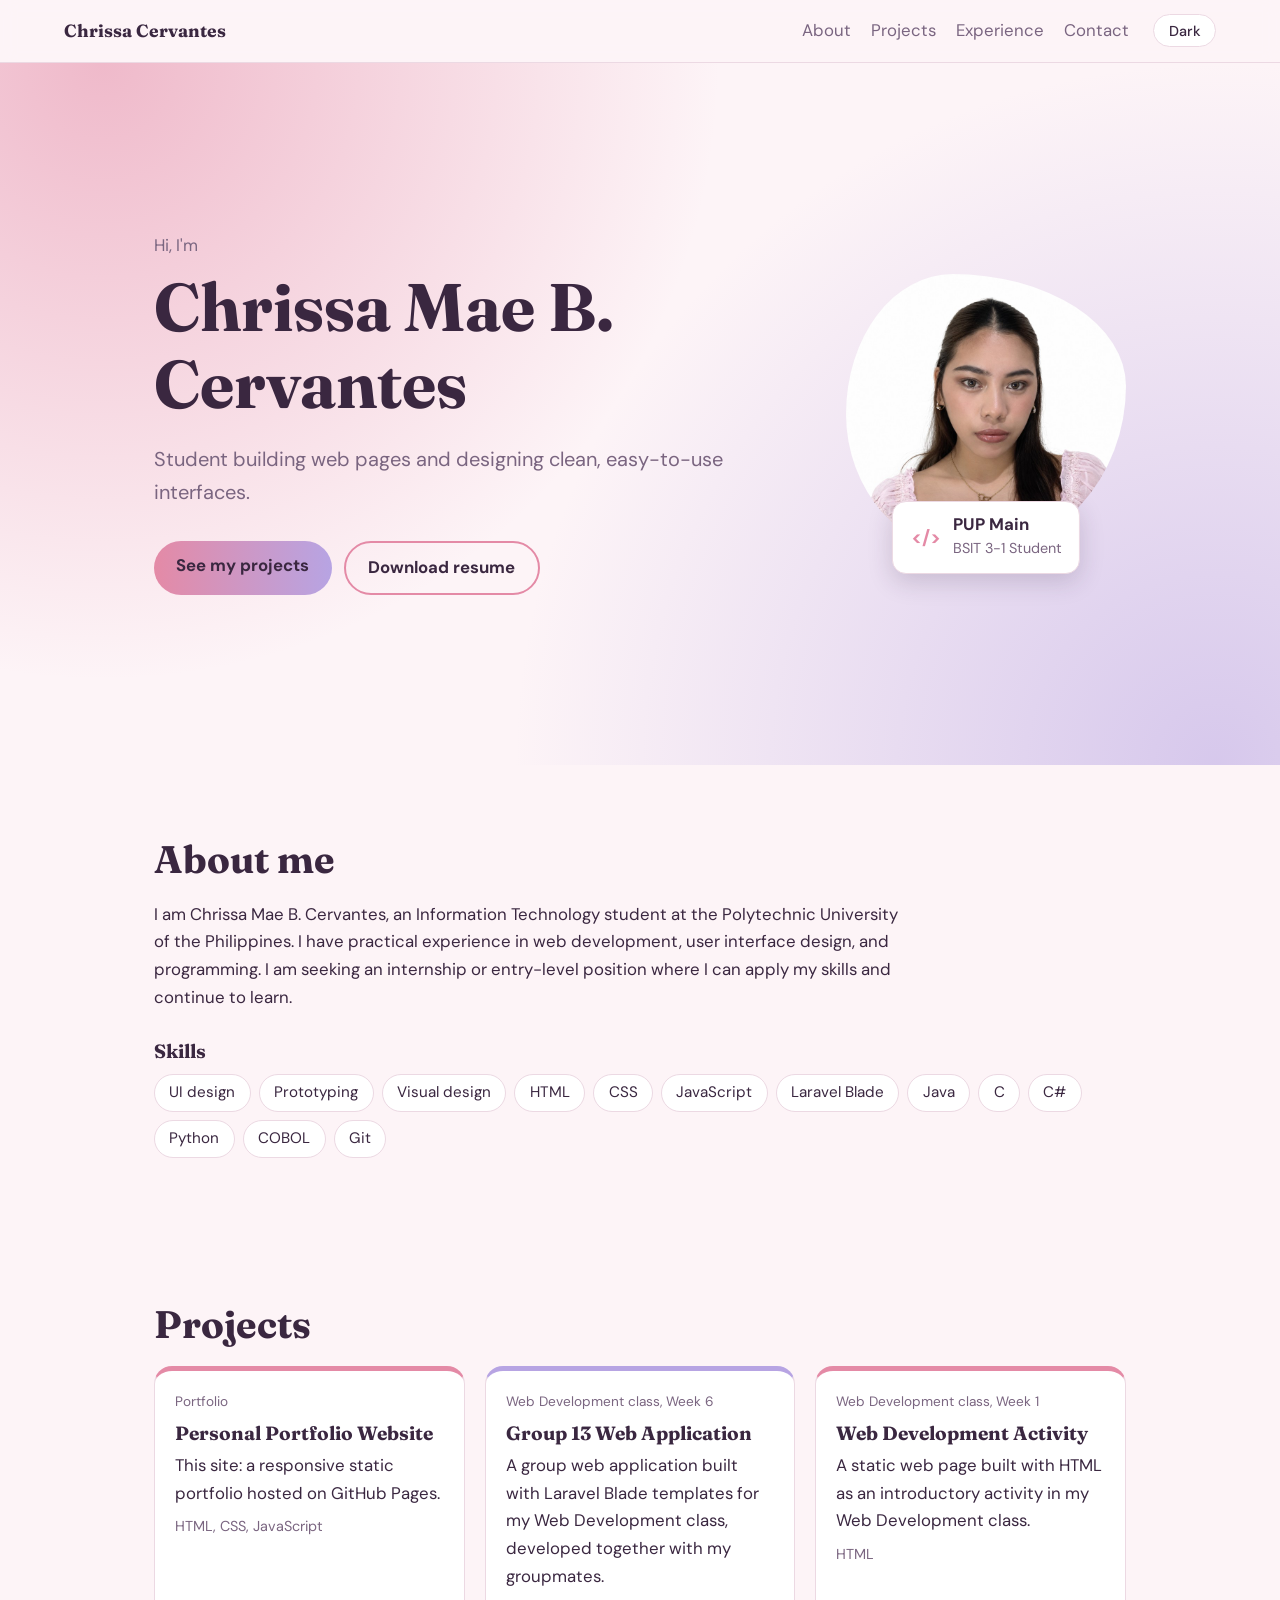
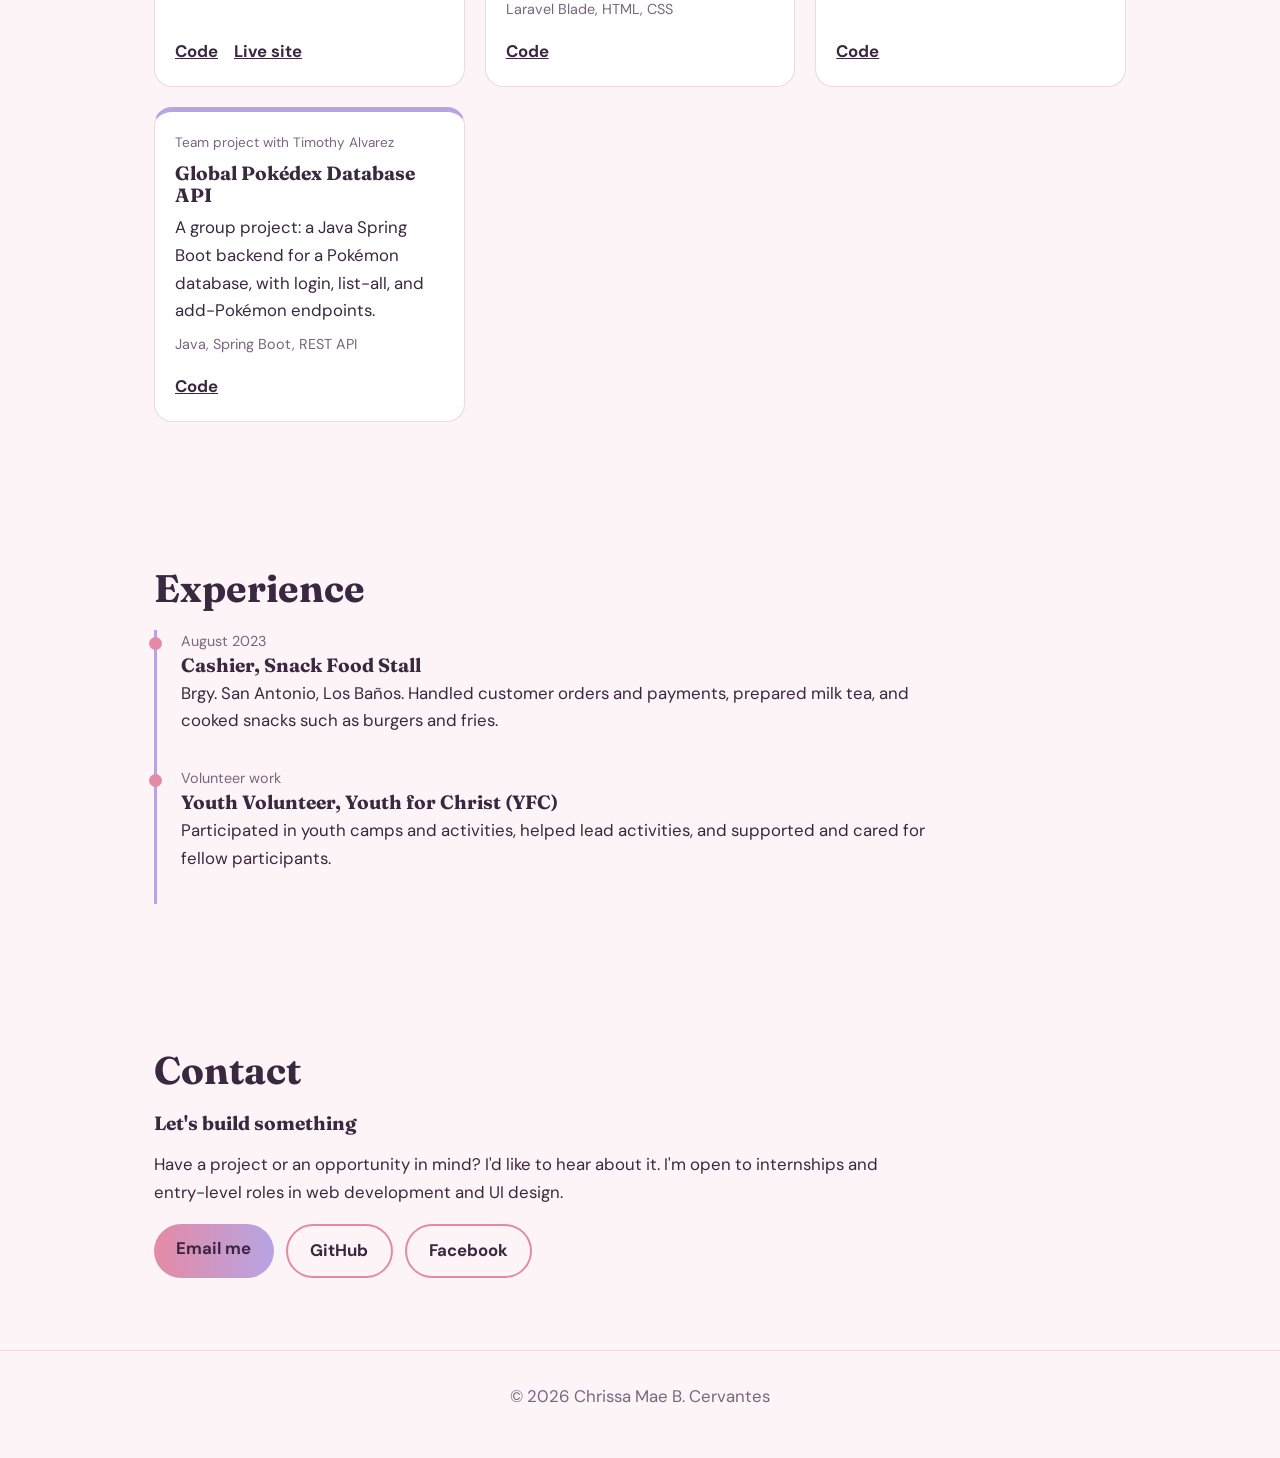
<file: index.html>
<!DOCTYPE html>
<html lang="en">
<head>
  <meta charset="UTF-8">
  <meta name="viewport" content="width=device-width, initial-scale=1">
  <title>Cervantes, Chrissa Mae | Portfolio</title>
  <link rel="preconnect" href="https://fonts.googleapis.com">
  <link rel="preconnect" href="https://fonts.gstatic.com" crossorigin>
  <link href="https://fonts.googleapis.com/css2?family=Fraunces:opsz,wght@9..144,500;9..144,700&family=DM+Sans:wght@400;500;700&display=swap" rel="stylesheet">
  <link rel="stylesheet" href="style.css">
</head>
<body>
  <header class="top">
    <a class="brand" href="#top">Chrissa Cervantes</a>
    <nav aria-label="Sections">
      <a href="#about">About</a>
      <a href="#projects">Projects</a>
      <a href="#experience">Experience</a>
      <a href="#contact">Contact</a>
    </nav>
    <button id="theme" type="button" aria-label="Switch light or dark theme">Dark</button>
  </header>

  <main id="top">
    <section class="hero">
      <div class="hero-text">
        <p class="hello">Hi, I'm</p>
        <h1>Chrissa Mae B. Cervantes</h1>
        <p class="lead">Student building web pages and designing clean, easy-to-use interfaces.</p>
        <div class="actions">
          <a class="btn" href="#projects">See my projects</a>
          <a class="btn ghost" href="resume.pdf">Download resume</a>
        </div>
      </div>
      <div class="avatar-wrap">
        <div class="avatar">
          <!-- Put your photo in the repo as photo.jpg. Until then, initials show. -->
          <img src="photo.jpg" alt="Photo of Chrissa" onerror="this.replaceWith(Object.assign(document.createElement('span'),{textContent:'CM'}))">
        </div>
        <div class="badge">
          <span class="badge-icon" aria-hidden="true">&lt;/&gt;</span>
          <div>
            <strong>PUP Main</strong>
            <span>BSIT 3-1 Student</span>
          </div>
        </div>
      </div>
    </section>

    <section id="about">
      <h2>About me</h2>
      <p>I am Chrissa Mae B. Cervantes, an Information Technology student at the Polytechnic University of the Philippines. I have practical experience in web development, user interface design, and programming. I am seeking an internship or entry-level position where I can apply my skills and continue to learn.</p>
      <h3>Skills</h3>
      <ul class="pills">
        <li>UI design</li><li>Prototyping</li><li>Visual design</li>
        <li>HTML</li><li>CSS</li><li>JavaScript</li><li>Laravel Blade</li>
        <li>Java</li><li>C</li><li>C#</li><li>Python</li><li>COBOL</li><li>Git</li>
      </ul>
    </section>

    <section id="projects">
      <h2>Projects</h2>
      <div id="project-list" class="grid"></div>
    </section>

    <section id="experience">
      <h2>Experience</h2>
      <ol class="timeline">
        <li>
          <p class="when">August 2023</p>
          <h3>Cashier, Snack Food Stall</h3>
          <p>Brgy. San Antonio, Los Baños. Handled customer orders and payments, prepared milk tea, and cooked snacks such as burgers and fries.</p>
        </li>
        <li>
          <p class="when">Volunteer work</p>
          <h3>Youth Volunteer, Youth for Christ (YFC)</h3>
          <p>Participated in youth camps and activities, helped lead activities, and supported and cared for fellow participants.</p>
        </li>
      </ol>
    </section>

    <section id="contact">
      <h2>Contact</h2>
      <h3 class="build">Let's build something</h3>
      <p>Have a project or an opportunity in mind? I'd like to hear about it. I'm open to internships and entry-level roles in web development and UI design.</p>
      <div class="actions">
        <a class="btn" href="mailto:Cervanteschrissa@gmail.com">Email me</a>
        <a class="btn ghost" href="https://github.com/cervanteschrissa-ship-it">GitHub</a>
        <a class="btn ghost" href="https://www.facebook.com/issssssyy">Facebook</a>
      </div>
    </section>
  </main>

  <footer>© <span id="year"></span> Chrissa Mae B. Cervantes</footer>
  <script src="script.js"></script>
</body>
</html>
</file>
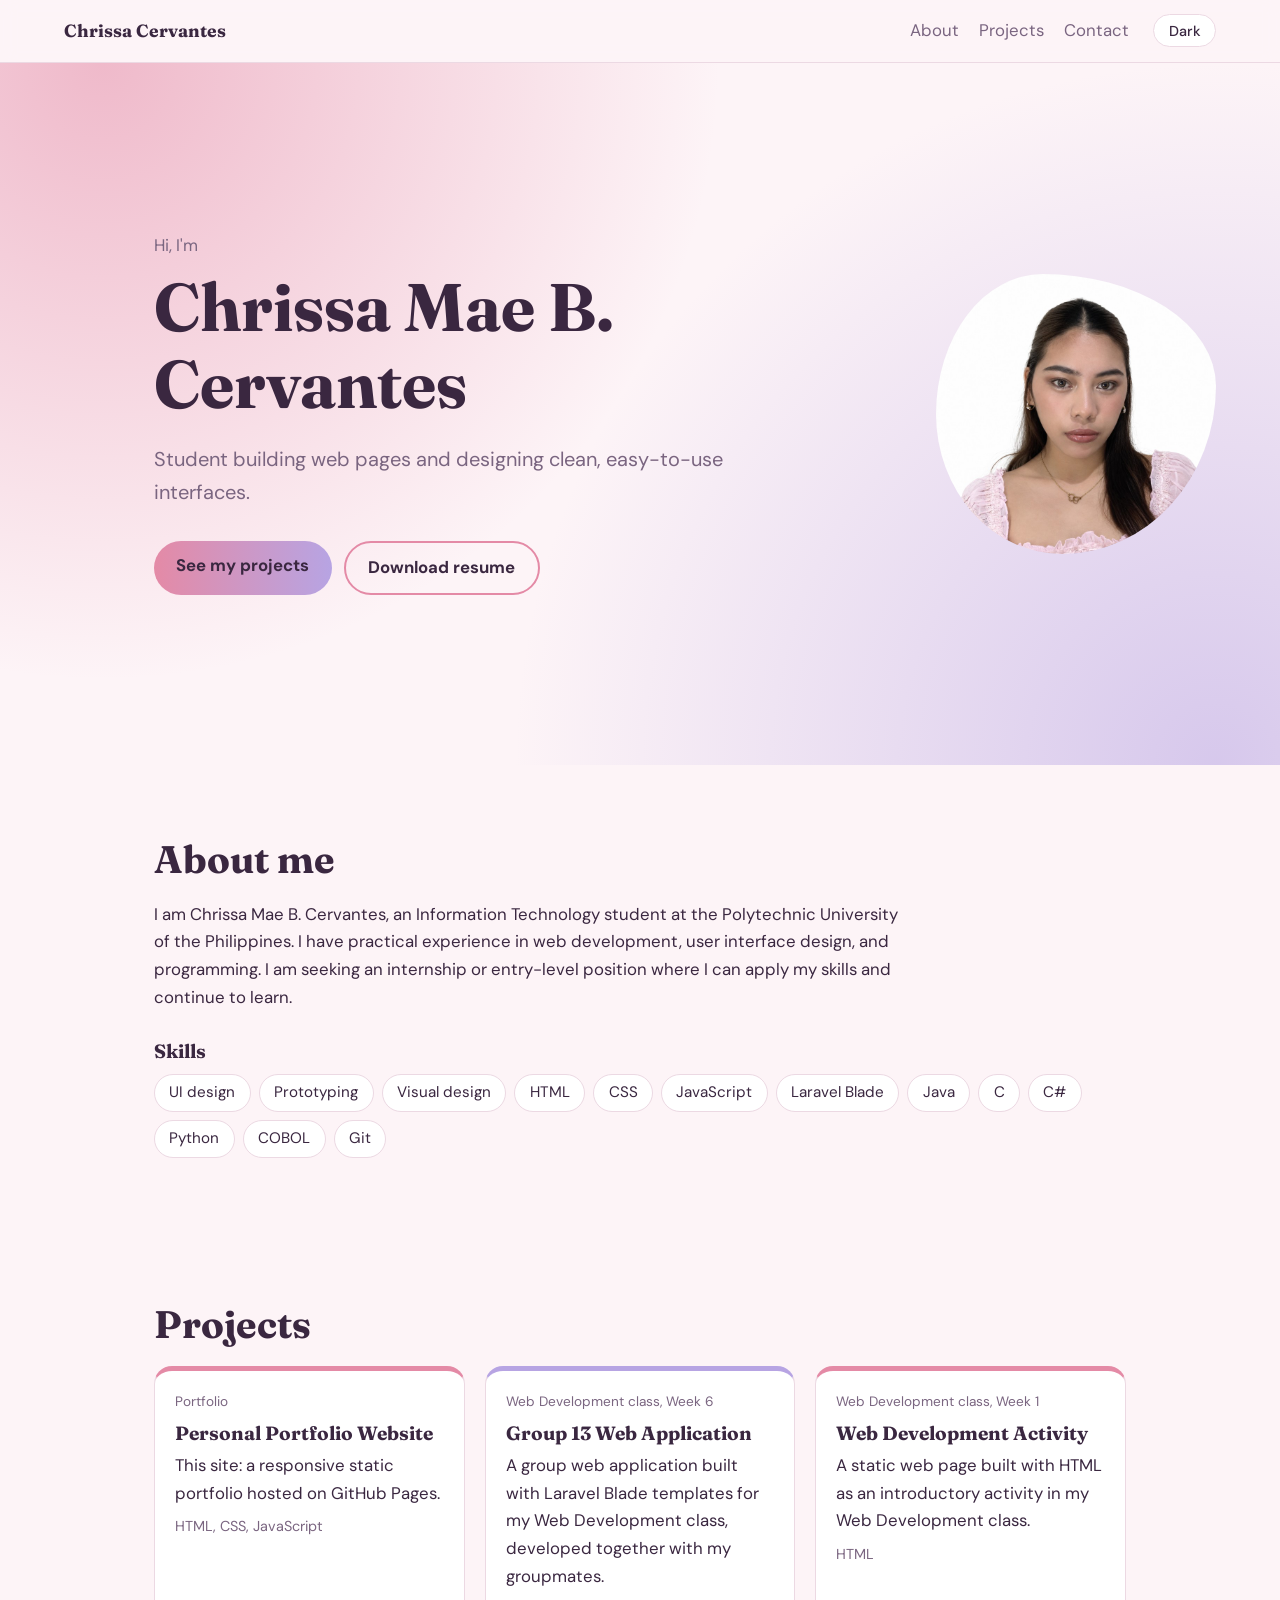
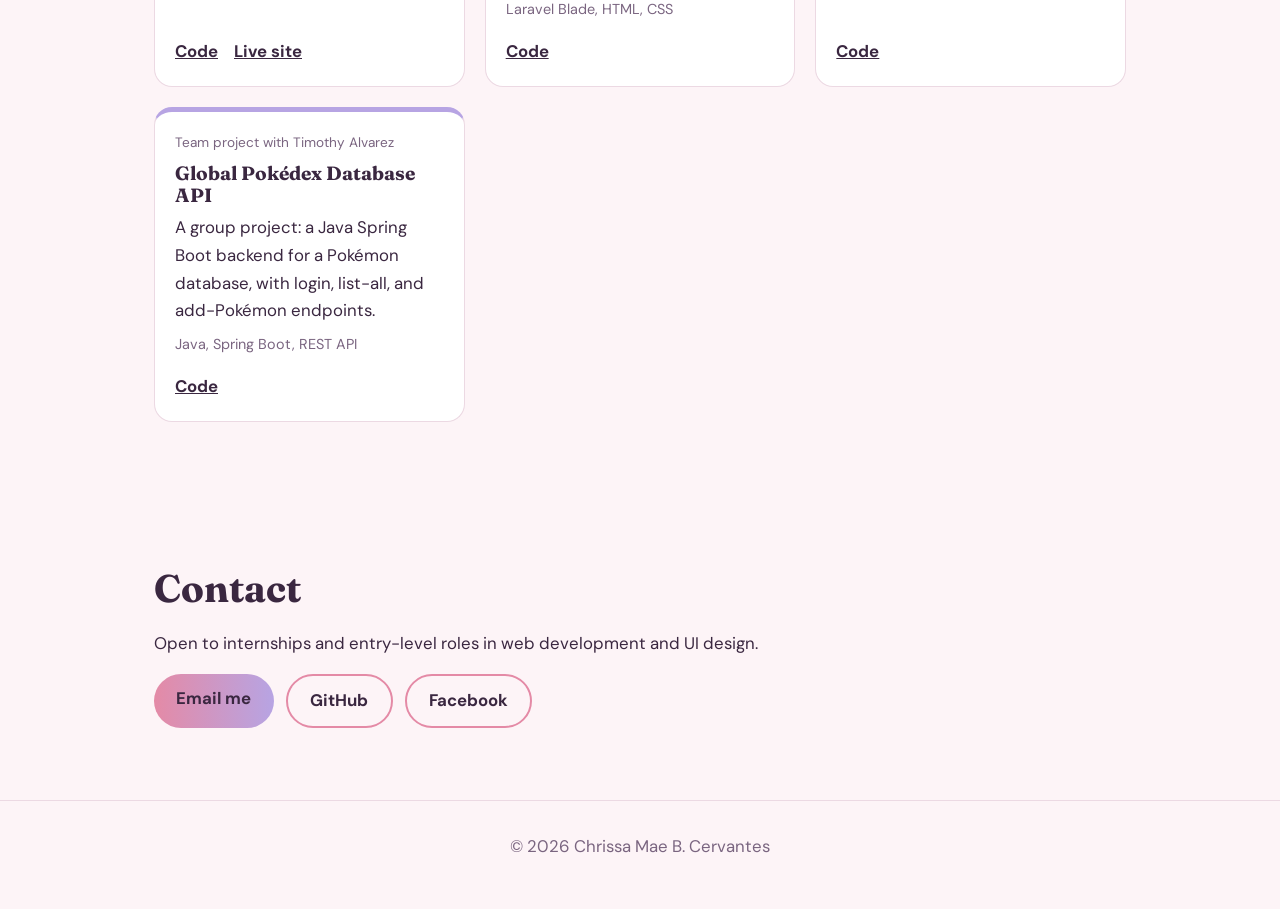
<file: index (1).html>
<!DOCTYPE html>
<html lang="en">
<head>
  <meta charset="UTF-8">
  <meta name="viewport" content="width=device-width, initial-scale=1">
  <title>Chrissa Mae B. Cervantes | Portfolio</title>
  <meta name="description" content="Portfolio of Chrissa Mae B. Cervantes. Web development and UI design projects.">
  <link rel="preconnect" href="https://fonts.googleapis.com">
  <link rel="preconnect" href="https://fonts.gstatic.com" crossorigin>
  <link href="https://fonts.googleapis.com/css2?family=Fraunces:opsz,wght@9..144,500;9..144,700&family=DM+Sans:wght@400;500;700&display=swap" rel="stylesheet">
  <link rel="stylesheet" href="style.css">
</head>
<body>
  <header class="top">
    <a class="brand" href="#top">Chrissa Cervantes</a>
    <nav aria-label="Sections">
      <a href="#about">About</a>
      <a href="#projects">Projects</a>
      <a href="#contact">Contact</a>
    </nav>
    <button id="theme" type="button" aria-label="Switch light or dark theme">Dark</button>
  </header>

  <main id="top">
    <section class="hero">
      <div class="hero-text">
        <p class="hello">Hi, I'm</p>
        <h1>Chrissa Mae B. Cervantes</h1>
        <p class="lead">Student building web pages and designing clean, easy-to-use interfaces.</p>
        <div class="actions">
          <a class="btn" href="#projects">See my projects</a>
          <a class="btn ghost" href="resume.pdf">Download resume</a>
        </div>
      </div>
      <div class="avatar">
        <!-- Put your photo in the repo as photo.jpg. Until then, initials show. -->
        <img src="photo.jpg" alt="Photo of Chrissa" onerror="this.replaceWith(Object.assign(document.createElement('span'),{textContent:'CM'}))">
      </div>
    </section>

    <section id="about">
      <h2>About me</h2>
      <p>I am Chrissa Mae B. Cervantes, an Information Technology student at the Polytechnic University of the Philippines. I have practical experience in web development, user interface design, and programming. I am seeking an internship or entry-level position where I can apply my skills and continue to learn.</p>
      <h3>Skills</h3>
      <ul class="pills">
        <li>UI design</li><li>Prototyping</li><li>Visual design</li>
        <li>HTML</li><li>CSS</li><li>JavaScript</li><li>Laravel Blade</li>
        <li>Java</li><li>C</li><li>C#</li><li>Python</li><li>COBOL</li><li>Git</li>
      </ul>
    </section>

    <section id="projects">
      <h2>Projects</h2>
      <div id="project-list" class="grid"></div>
    </section>

    <section id="contact">
      <h2>Contact</h2>
      <p>Open to internships and entry-level roles in web development and UI design.</p>
      <div class="actions">
        <a class="btn" href="mailto:Cervanteschrissa@gmail.com">Email me</a>
        <a class="btn ghost" href="https://github.com/cervanteschrissa-ship-it">GitHub</a>
        <a class="btn ghost" href="https://www.facebook.com/issssssyy">Facebook</a>
      </div>
    </section>
  </main>

  <footer>© <span id="year"></span> Chrissa Mae B. Cervantes</footer>
  <script src="script.js"></script>
</body>
</html>
</file>
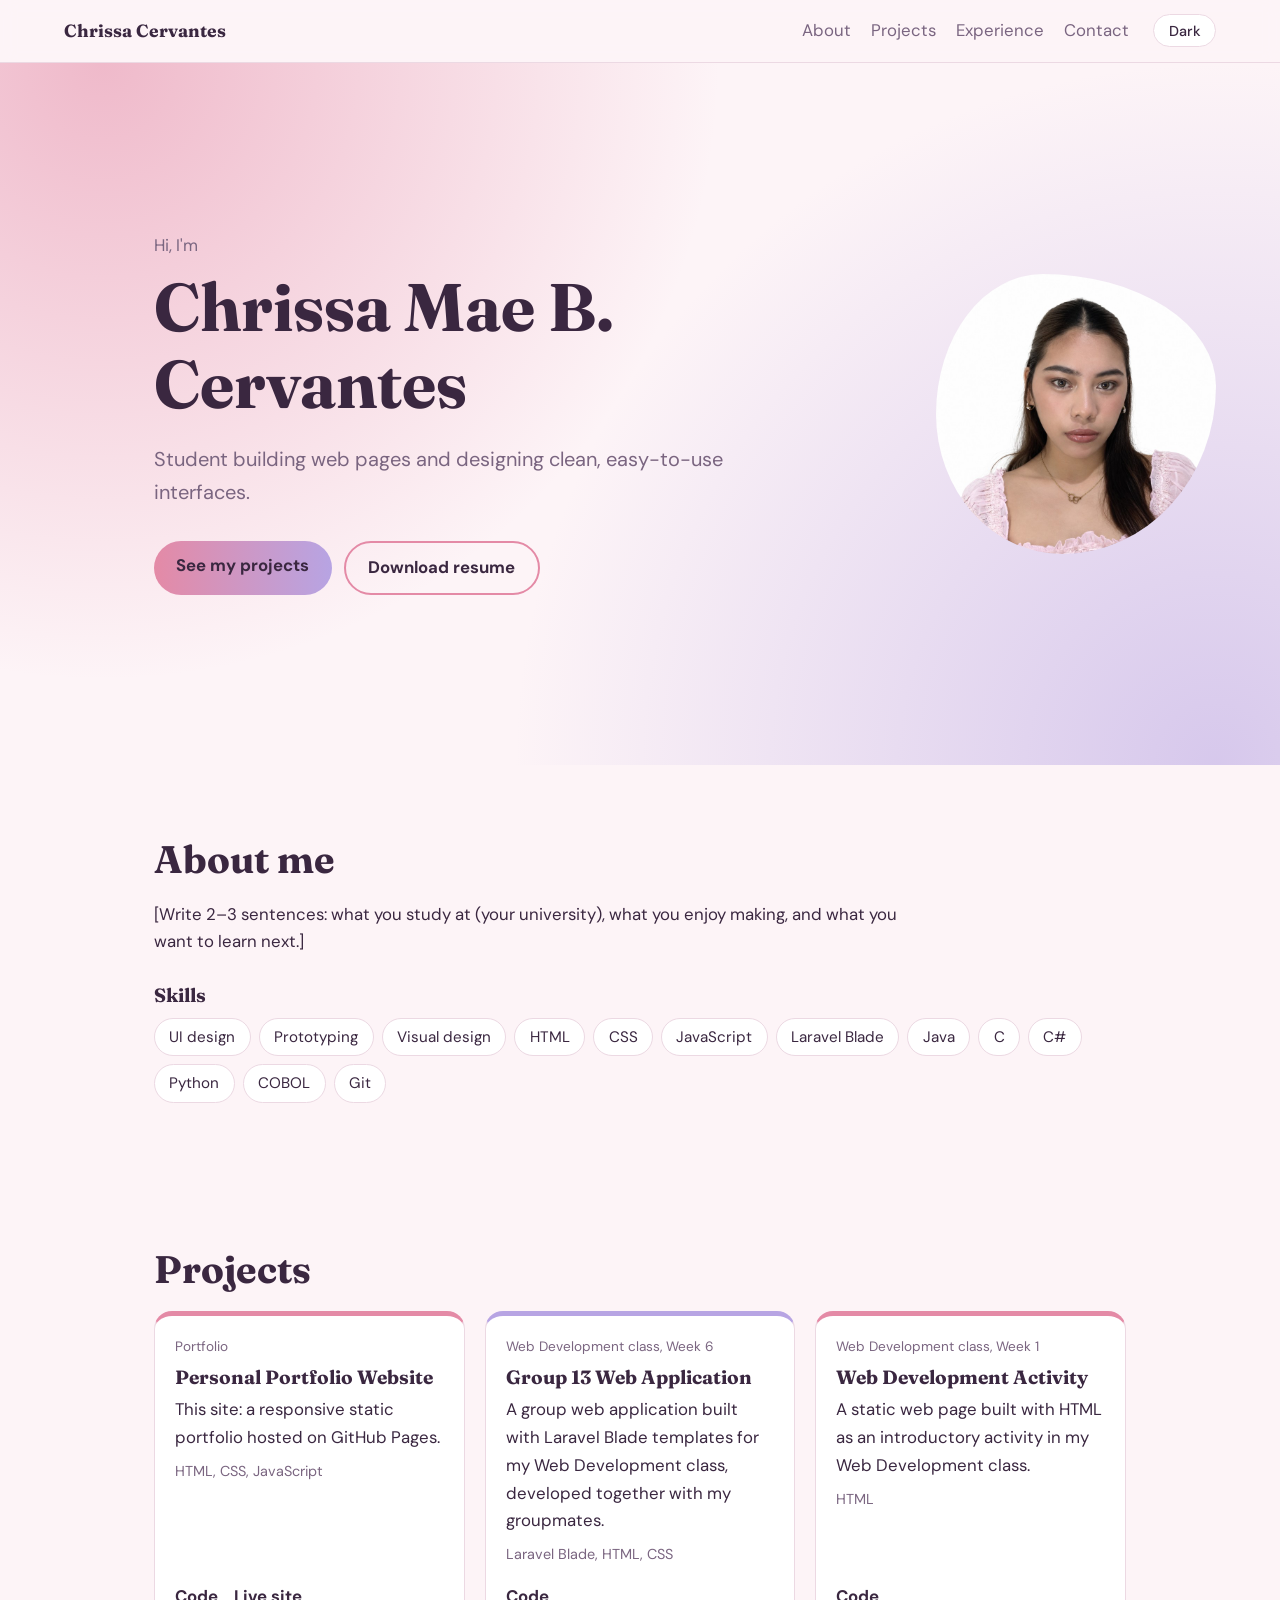
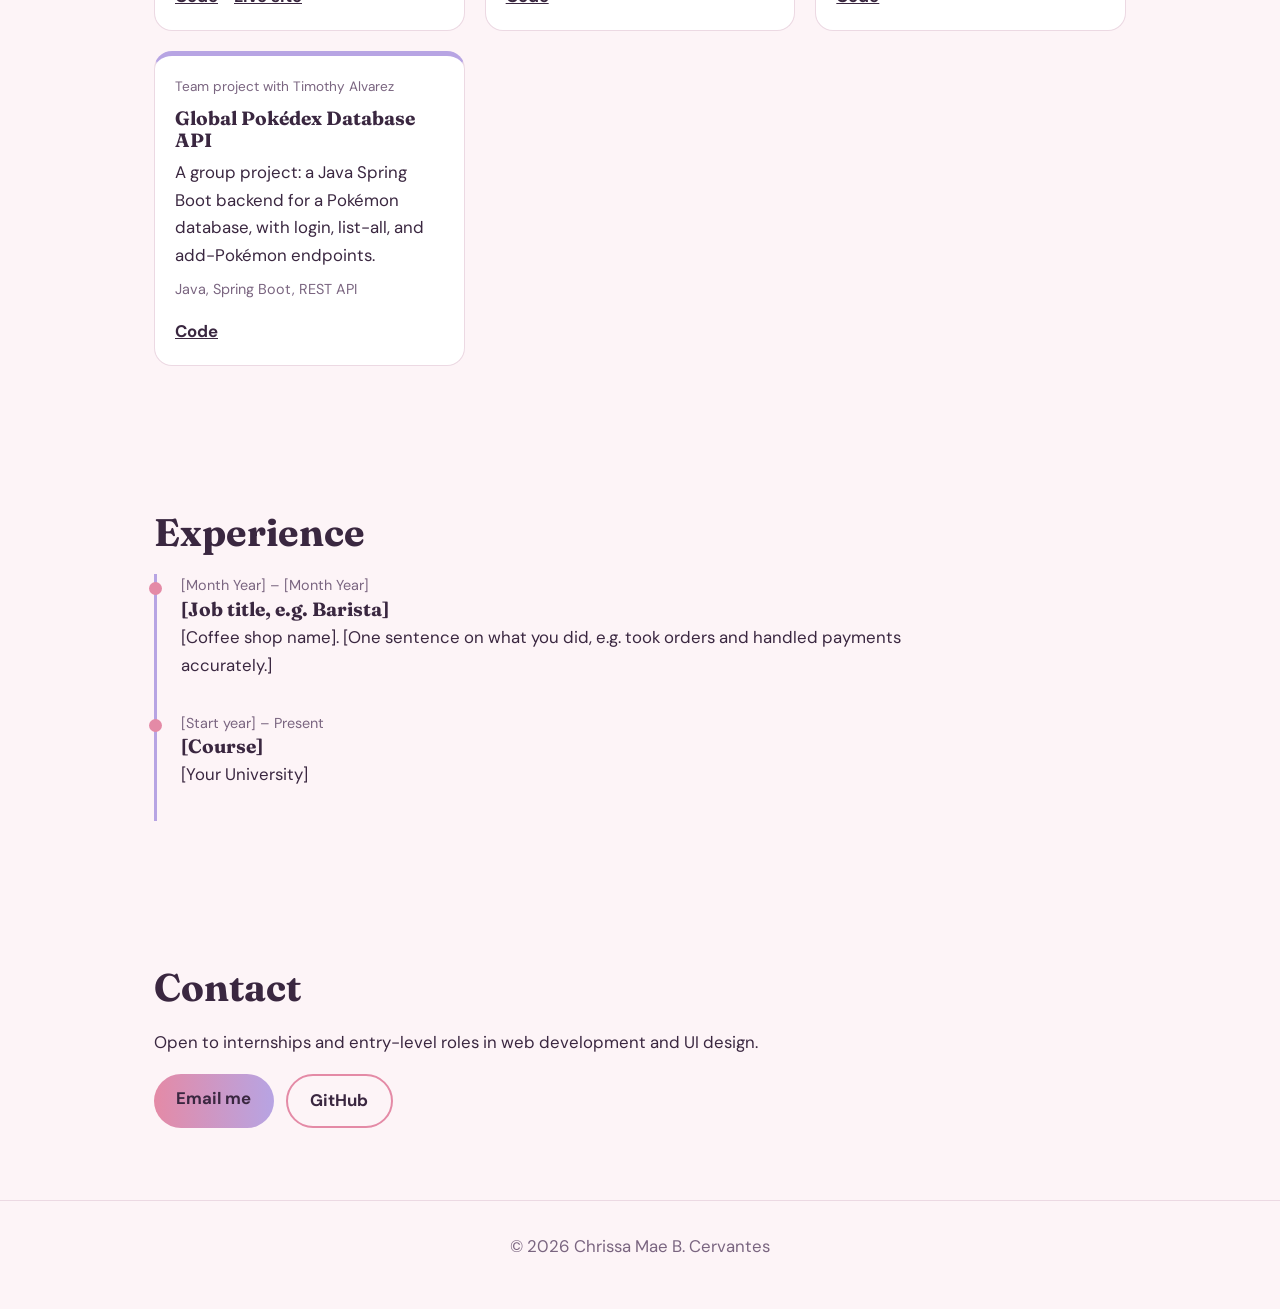
<file: index (2).html>
<!DOCTYPE html>
<html lang="en">
<head>
  <meta charset="UTF-8">
  <meta name="viewport" content="width=device-width, initial-scale=1">
  <title>Chrissa Mae B. Cervantes | Portfolio</title>
  <meta name="description" content="Portfolio of Chrissa Mae B. Cervantes. Web development and UI design projects.">
  <link rel="preconnect" href="https://fonts.googleapis.com">
  <link rel="preconnect" href="https://fonts.gstatic.com" crossorigin>
  <link href="https://fonts.googleapis.com/css2?family=Fraunces:opsz,wght@9..144,500;9..144,700&family=DM+Sans:wght@400;500;700&display=swap" rel="stylesheet">
  <link rel="stylesheet" href="style.css">
</head>
<body>
  <header class="top">
    <a class="brand" href="#top">Chrissa Cervantes</a>
    <nav aria-label="Sections">
      <a href="#about">About</a>
      <a href="#projects">Projects</a>
      <a href="#experience">Experience</a>
      <a href="#contact">Contact</a>
    </nav>
    <button id="theme" type="button" aria-label="Switch light or dark theme">Dark</button>
  </header>

  <main id="top">
    <section class="hero">
      <div class="hero-text">
        <p class="hello">Hi, I'm</p>
        <h1>Chrissa Mae B. Cervantes</h1>
        <p class="lead">Student building web pages and designing clean, easy-to-use interfaces.</p>
        <div class="actions">
          <a class="btn" href="#projects">See my projects</a>
          <a class="btn ghost" href="resume.pdf">Download resume</a>
        </div>
      </div>
      <div class="avatar">
        <!-- Put your photo in the repo as photo.jpg. Until then, initials show. -->
        <img src="photo.jpg" alt="Photo of Chrissa" onerror="this.replaceWith(Object.assign(document.createElement('span'),{textContent:'CM'}))">
      </div>
    </section>

    <section id="about">
      <h2>About me</h2>
      <p>[Write 2–3 sentences: what you study at (your university), what you enjoy making, and what you want to learn next.]</p>
      <h3>Skills</h3>
      <ul class="pills">
        <li>UI design</li><li>Prototyping</li><li>Visual design</li>
        <li>HTML</li><li>CSS</li><li>JavaScript</li><li>Laravel Blade</li>
        <li>Java</li><li>C</li><li>C#</li><li>Python</li><li>COBOL</li><li>Git</li>
      </ul>
    </section>

    <section id="projects">
      <h2>Projects</h2>
      <div id="project-list" class="grid"></div>
    </section>

    <section id="experience">
      <h2>Experience</h2>
      <ol class="timeline">
        <li>
          <p class="when">[Month Year] – [Month Year]</p>
          <h3>[Job title, e.g. Barista]</h3>
          <p>[Coffee shop name]. [One sentence on what you did, e.g. took orders and handled payments accurately.]</p>
        </li>
        <li>
          <p class="when">[Start year] – Present</p>
          <h3>[Course]</h3>
          <p>[Your University]</p>
        </li>
      </ol>
    </section>

    <section id="contact">
      <h2>Contact</h2>
      <p>Open to internships and entry-level roles in web development and UI design.</p>
      <div class="actions">
        <a class="btn" href="mailto:Cervanteschrissa@gmail.com">Email me</a>
        <a class="btn ghost" href="https://github.com/cervanteschrissa-ship-it">GitHub</a>
      </div>
    </section>
  </main>

  <footer>© <span id="year"></span> Chrissa Mae B. Cervantes</footer>
  <script src="script.js"></script>
</body>
</html>
</file>
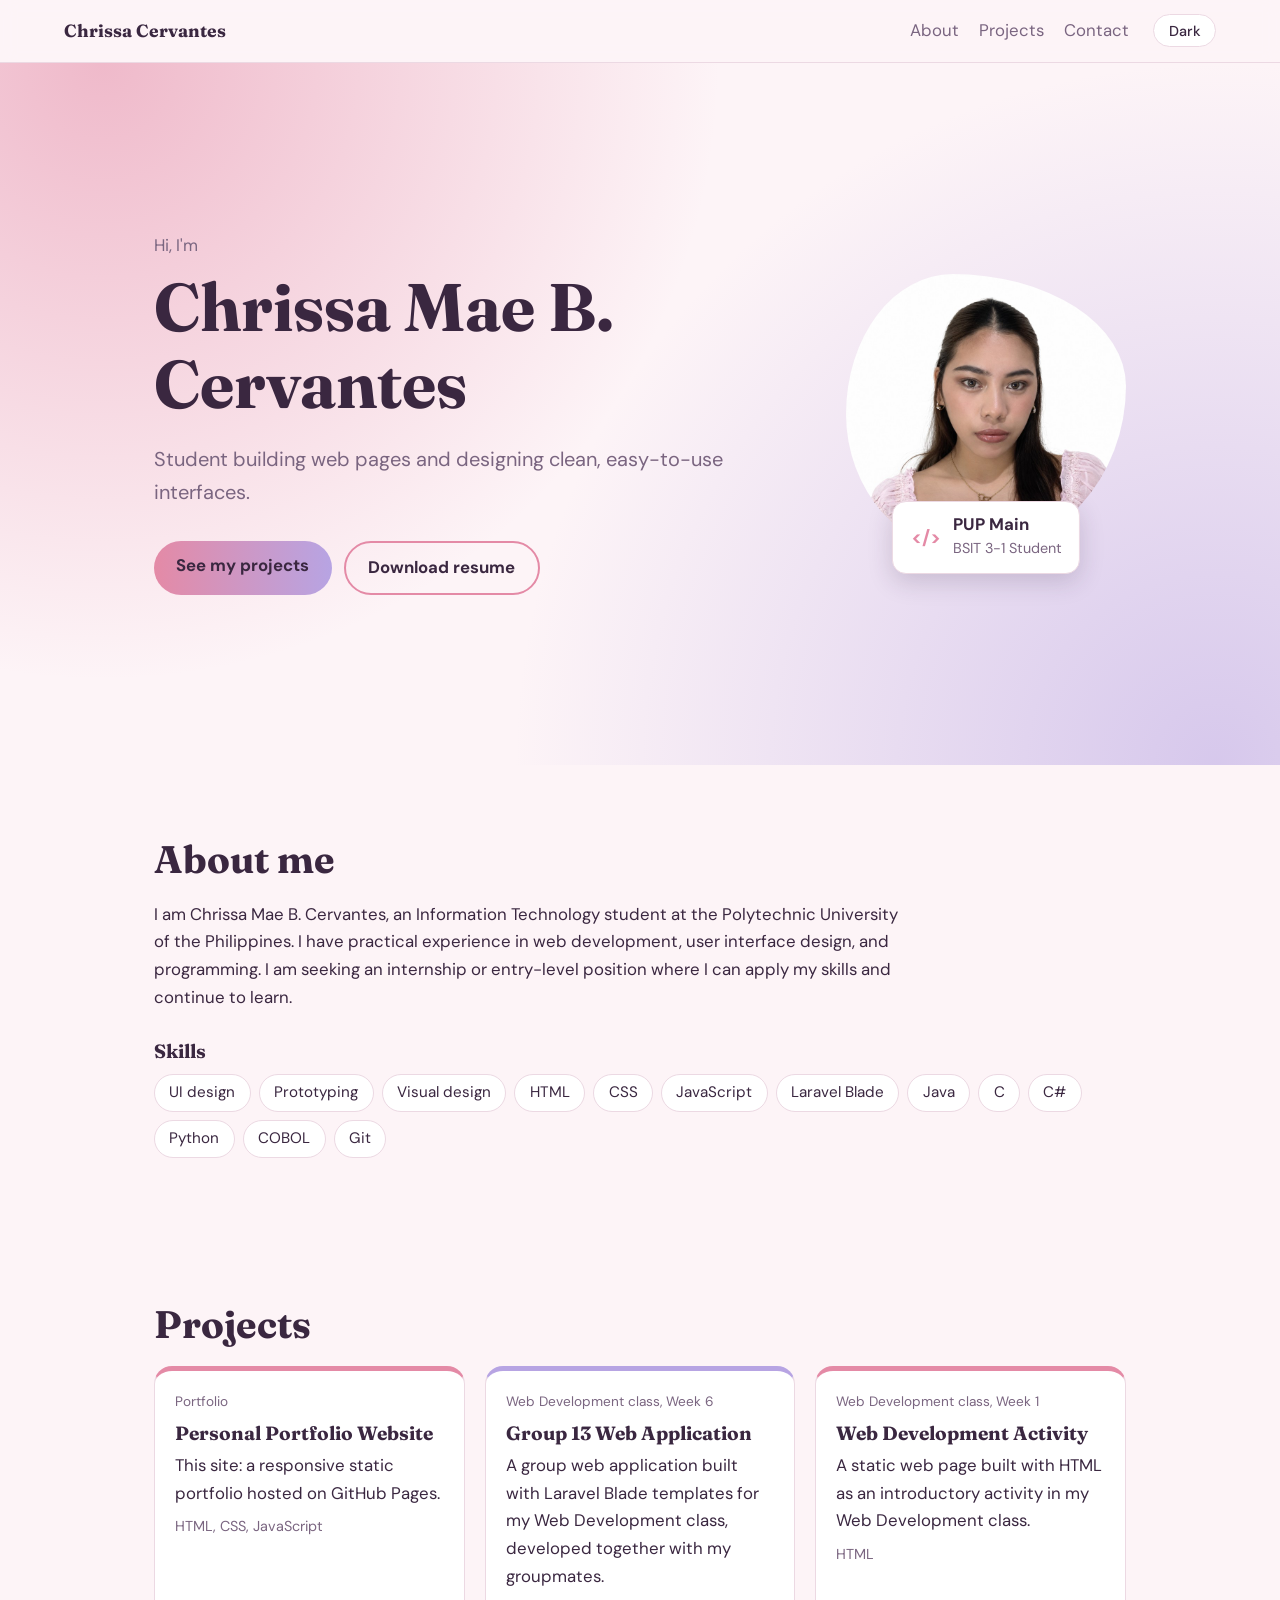
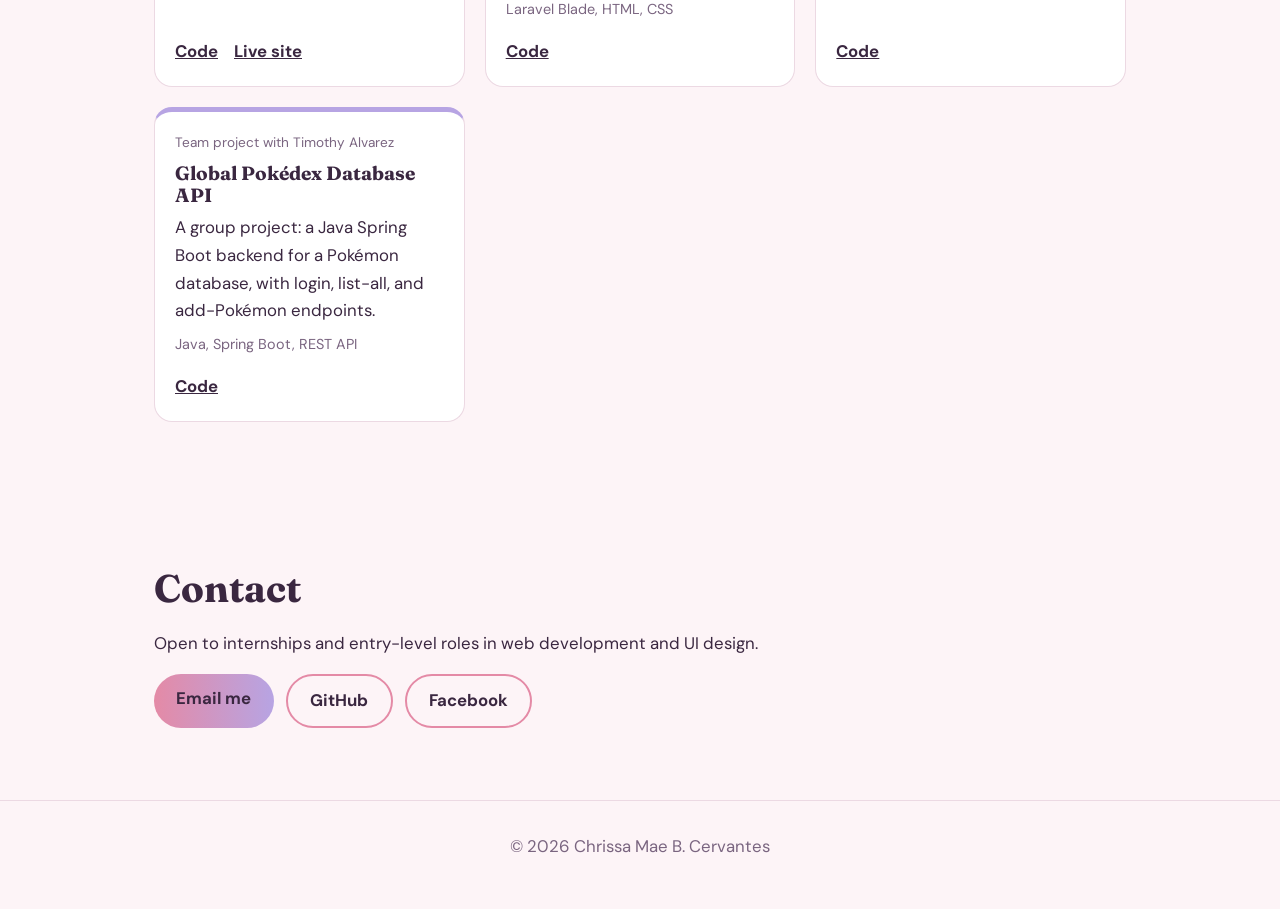
<file: index (3).html>
<!DOCTYPE html>
<html lang="en">
<head>
  <meta charset="UTF-8">
  <meta name="viewport" content="width=device-width, initial-scale=1">
  <title>Chrissa Mae B. Cervantes | Portfolio</title>
  <meta name="description" content="Portfolio of Chrissa Mae B. Cervantes. Web development and UI design projects.">
  <link rel="preconnect" href="https://fonts.googleapis.com">
  <link rel="preconnect" href="https://fonts.gstatic.com" crossorigin>
  <link href="https://fonts.googleapis.com/css2?family=Fraunces:opsz,wght@9..144,500;9..144,700&family=DM+Sans:wght@400;500;700&display=swap" rel="stylesheet">
  <link rel="stylesheet" href="style.css">
</head>
<body>
  <header class="top">
    <a class="brand" href="#top">Chrissa Cervantes</a>
    <nav aria-label="Sections">
      <a href="#about">About</a>
      <a href="#projects">Projects</a>
      <a href="#contact">Contact</a>
    </nav>
    <button id="theme" type="button" aria-label="Switch light or dark theme">Dark</button>
  </header>

  <main id="top">
    <section class="hero">
      <div class="hero-text">
        <p class="hello">Hi, I'm</p>
        <h1>Chrissa Mae B. Cervantes</h1>
        <p class="lead">Student building web pages and designing clean, easy-to-use interfaces.</p>
        <div class="actions">
          <a class="btn" href="#projects">See my projects</a>
          <a class="btn ghost" href="resume.pdf">Download resume</a>
        </div>
      </div>
      <div class="avatar-wrap">
        <div class="avatar">
          <!-- Put your photo in the repo as photo.jpg. Until then, initials show. -->
          <img src="photo.jpg" alt="Photo of Chrissa" onerror="this.replaceWith(Object.assign(document.createElement('span'),{textContent:'CM'}))">
        </div>
        <div class="badge">
          <span class="badge-icon" aria-hidden="true">&lt;/&gt;</span>
          <div>
            <strong>PUP Main</strong>
            <span>BSIT 3-1 Student</span>
          </div>
        </div>
      </div>
    </section>

    <section id="about">
      <h2>About me</h2>
      <p>I am Chrissa Mae B. Cervantes, an Information Technology student at the Polytechnic University of the Philippines. I have practical experience in web development, user interface design, and programming. I am seeking an internship or entry-level position where I can apply my skills and continue to learn.</p>
      <h3>Skills</h3>
      <ul class="pills">
        <li>UI design</li><li>Prototyping</li><li>Visual design</li>
        <li>HTML</li><li>CSS</li><li>JavaScript</li><li>Laravel Blade</li>
        <li>Java</li><li>C</li><li>C#</li><li>Python</li><li>COBOL</li><li>Git</li>
      </ul>
    </section>

    <section id="projects">
      <h2>Projects</h2>
      <div id="project-list" class="grid"></div>
    </section>

    <section id="contact">
      <h2>Contact</h2>
      <p>Open to internships and entry-level roles in web development and UI design.</p>
      <div class="actions">
        <a class="btn" href="mailto:Cervanteschrissa@gmail.com">Email me</a>
        <a class="btn ghost" href="https://github.com/cervanteschrissa-ship-it">GitHub</a>
        <a class="btn ghost" href="https://www.facebook.com/issssssyy">Facebook</a>
      </div>
    </section>
  </main>

  <footer>© <span id="year"></span> Chrissa Mae B. Cervantes</footer>
  <script src="script.js"></script>
</body>
</html>
</file>
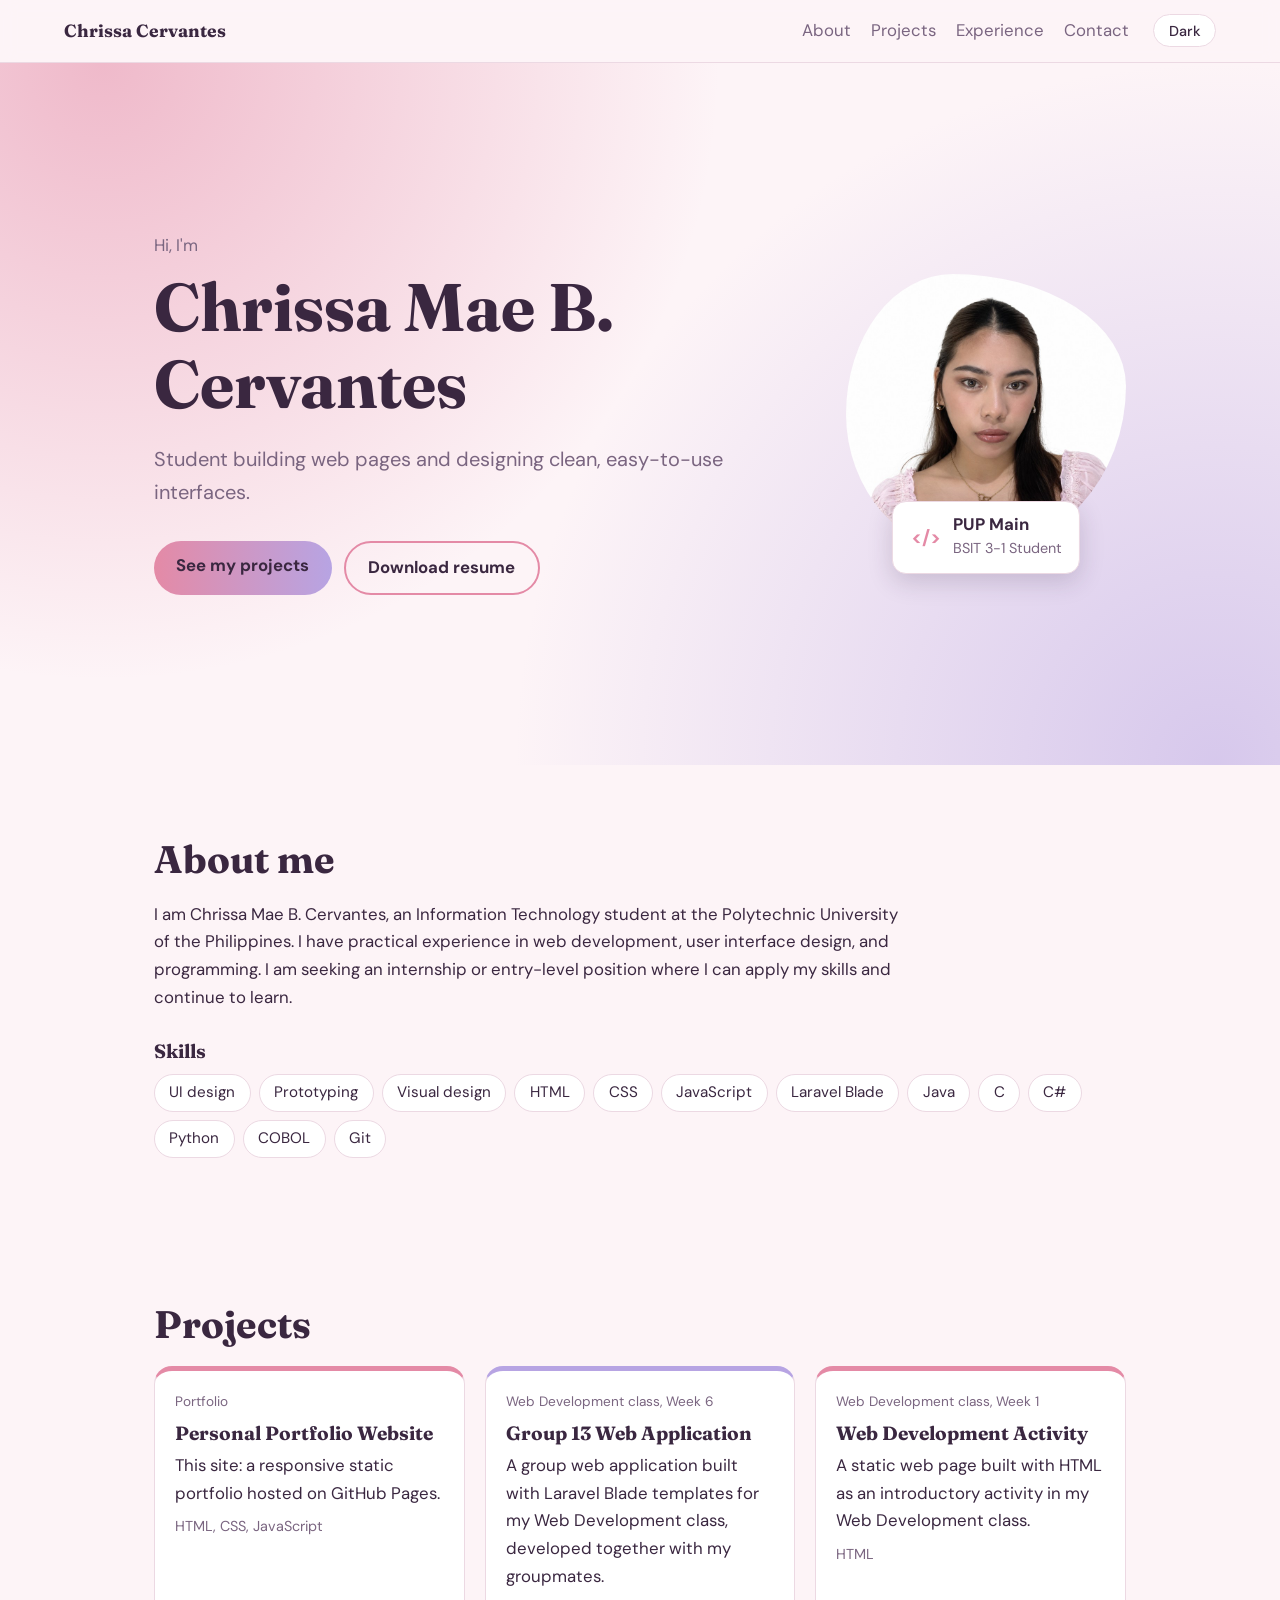
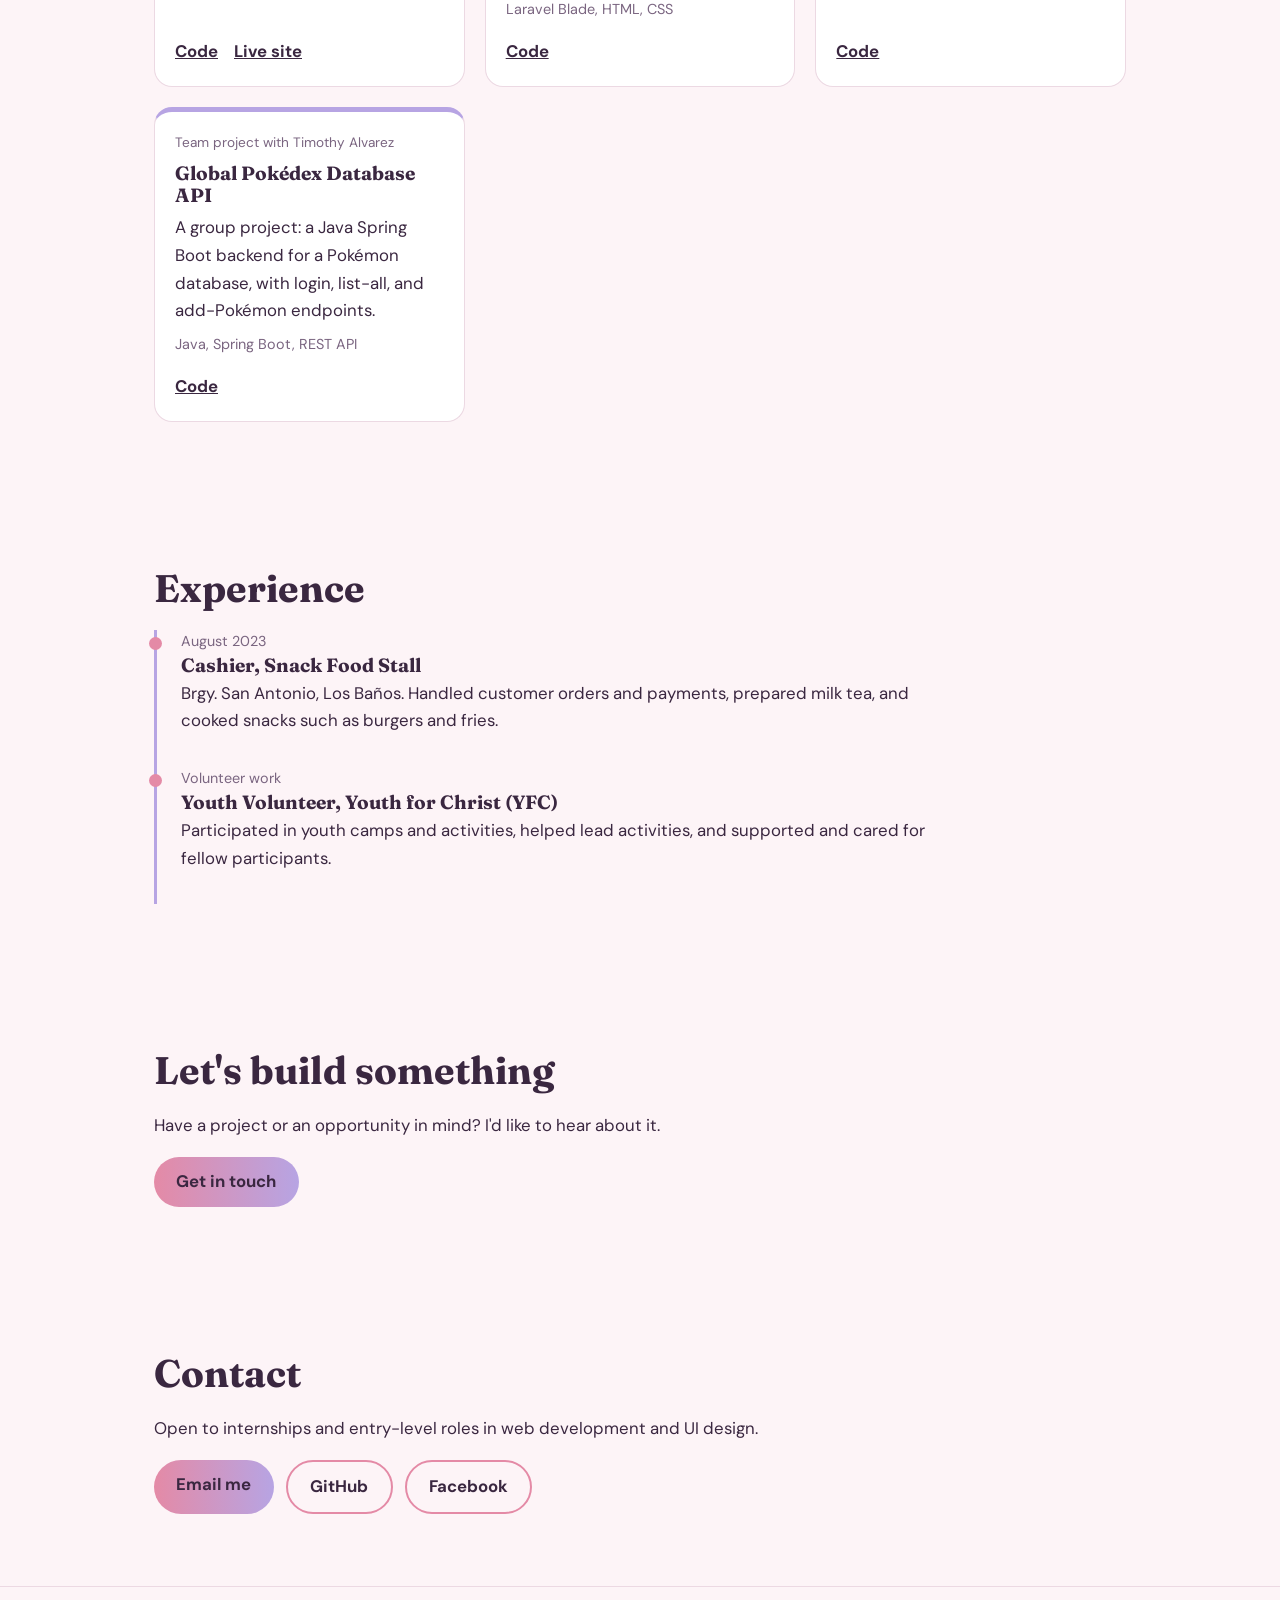
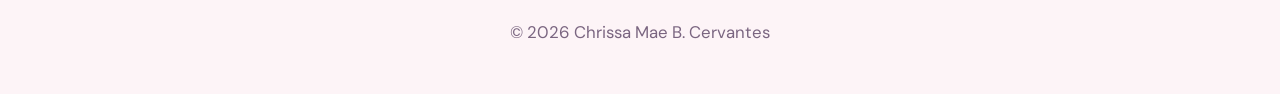
<file: index (4).html>
<!DOCTYPE html>
<html lang="en">
<head>
  <meta charset="UTF-8">
  <meta name="viewport" content="width=device-width, initial-scale=1">
  <title>Chrissa Mae B. Cervantes | Portfolio</title>
  <meta name="description" content="Portfolio of Chrissa Mae B. Cervantes. Web development and UI design projects.">
  <link rel="preconnect" href="https://fonts.googleapis.com">
  <link rel="preconnect" href="https://fonts.gstatic.com" crossorigin>
  <link href="https://fonts.googleapis.com/css2?family=Fraunces:opsz,wght@9..144,500;9..144,700&family=DM+Sans:wght@400;500;700&display=swap" rel="stylesheet">
  <link rel="stylesheet" href="style.css">
</head>
<body>
  <header class="top">
    <a class="brand" href="#top">Chrissa Cervantes</a>
    <nav aria-label="Sections">
      <a href="#about">About</a>
      <a href="#projects">Projects</a>
      <a href="#experience">Experience</a>
      <a href="#contact">Contact</a>
    </nav>
    <button id="theme" type="button" aria-label="Switch light or dark theme">Dark</button>
  </header>

  <main id="top">
    <section class="hero">
      <div class="hero-text">
        <p class="hello">Hi, I'm</p>
        <h1>Chrissa Mae B. Cervantes</h1>
        <p class="lead">Student building web pages and designing clean, easy-to-use interfaces.</p>
        <div class="actions">
          <a class="btn" href="#projects">See my projects</a>
          <a class="btn ghost" href="resume.pdf">Download resume</a>
        </div>
      </div>
      <div class="avatar-wrap">
        <div class="avatar">
          <!-- Put your photo in the repo as photo.jpg. Until then, initials show. -->
          <img src="photo.jpg" alt="Photo of Chrissa" onerror="this.replaceWith(Object.assign(document.createElement('span'),{textContent:'CM'}))">
        </div>
        <div class="badge">
          <span class="badge-icon" aria-hidden="true">&lt;/&gt;</span>
          <div>
            <strong>PUP Main</strong>
            <span>BSIT 3-1 Student</span>
          </div>
        </div>
      </div>
    </section>

    <section id="about">
      <h2>About me</h2>
      <p>I am Chrissa Mae B. Cervantes, an Information Technology student at the Polytechnic University of the Philippines. I have practical experience in web development, user interface design, and programming. I am seeking an internship or entry-level position where I can apply my skills and continue to learn.</p>
      <h3>Skills</h3>
      <ul class="pills">
        <li>UI design</li><li>Prototyping</li><li>Visual design</li>
        <li>HTML</li><li>CSS</li><li>JavaScript</li><li>Laravel Blade</li>
        <li>Java</li><li>C</li><li>C#</li><li>Python</li><li>COBOL</li><li>Git</li>
      </ul>
    </section>

    <section id="projects">
      <h2>Projects</h2>
      <div id="project-list" class="grid"></div>
    </section>

    <section id="experience">
      <h2>Experience</h2>
      <ol class="timeline">
        <li>
          <p class="when">August 2023</p>
          <h3>Cashier, Snack Food Stall</h3>
          <p>Brgy. San Antonio, Los Baños. Handled customer orders and payments, prepared milk tea, and cooked snacks such as burgers and fries.</p>
        </li>
        <li>
          <p class="when">Volunteer work</p>
          <h3>Youth Volunteer, Youth for Christ (YFC)</h3>
          <p>Participated in youth camps and activities, helped lead activities, and supported and cared for fellow participants.</p>
        </li>
      </ol>
    </section>

    <section class="cta" aria-label="Call to action">
      <h2>Let's build something</h2>
      <p>Have a project or an opportunity in mind? I'd like to hear about it.</p>
      <a class="btn" href="#contact">Get in touch</a>
    </section>

    <section id="contact">
      <h2>Contact</h2>
      <p>Open to internships and entry-level roles in web development and UI design.</p>
      <div class="actions">
        <a class="btn" href="mailto:Cervanteschrissa@gmail.com">Email me</a>
        <a class="btn ghost" href="https://github.com/cervanteschrissa-ship-it">GitHub</a>
        <a class="btn ghost" href="https://www.facebook.com/issssssyy">Facebook</a>
      </div>
    </section>
  </main>

  <footer>© <span id="year"></span> Chrissa Mae B. Cervantes</footer>
  <script src="script.js"></script>
</body>
</html>
</file>
<file: style.css>
:root {
  --bg: #fdf4f7;
  --surface: #ffffff;
  --ink: #3a2740;
  --muted: #7a6580;
  --rose: #e48aa6;
  --lav: #b7a4e3;
  --line: #ecd9e3;
  --btn-ink: #3a2740;
}
:root[data-theme="dark"] {
  --bg: #1d1422;
  --surface: #2a1d31;
  --ink: #f6e9f0;
  --muted: #b9a5c0;
  --line: #43304b;
}
* { box-sizing: border-box; }
html { scroll-behavior: smooth; scroll-padding-top: 4.5rem; }
body {
  margin: 0;
  background: var(--bg);
  color: var(--ink);
  font: 400 1.05rem/1.65 "DM Sans", system-ui, sans-serif;
}
a { color: inherit; }
:focus-visible { outline: 3px solid var(--lav); outline-offset: 3px; }

.top {
  position: sticky; top: 0; z-index: 10;
  display: flex; align-items: center; gap: 1.5rem;
  padding: .9rem clamp(1rem, 5vw, 4rem);
  background: color-mix(in srgb, var(--bg) 88%, transparent);
  backdrop-filter: blur(8px);
  border-bottom: 1px solid var(--line);
}
.brand { font: 700 1.1rem "Fraunces", serif; text-decoration: none; margin-right: auto; }
.top nav { display: flex; gap: 1.25rem; }
.top nav a { text-decoration: none; color: var(--muted); }
.top nav a:hover { color: var(--ink); }
#theme {
  font: 500 .9rem "DM Sans", sans-serif; cursor: pointer;
  padding: .4rem .9rem; border-radius: 999px;
  border: 1px solid var(--line); background: var(--surface); color: var(--ink);
}

main > section { padding: 4.5rem clamp(1rem, 5vw, 4rem); max-width: 1100px; margin: 0 auto; }
h1, h2, h3 { font-family: "Fraunces", serif; line-height: 1.15; margin: 0; }
h2 { font-size: clamp(1.8rem, 4vw, 2.4rem); margin-bottom: 1.25rem; }
h3 { font-size: 1.2rem; margin: 1.75rem 0 .75rem; }
p { max-width: 62ch; }

/* hero */
.hero {
  display: grid; grid-template-columns: 1fr auto; align-items: center; gap: 3rem;
  max-width: none !important;
  background:
    radial-gradient(circle at 8% 0%, color-mix(in srgb, var(--rose) 55%, transparent), transparent 45%),
    radial-gradient(circle at 95% 100%, color-mix(in srgb, var(--lav) 55%, transparent), transparent 50%);
  min-height: 78vh;
}
.hero-text { max-width: 640px; margin-left: max(0px, calc((100vw - 1100px) / 2)); }
.hello { margin: 0 0 .5rem; color: var(--muted); }
h1 { font-size: clamp(2.4rem, 6vw, 4.2rem); font-weight: 700; }
.lead { font-size: 1.25rem; color: var(--muted); margin: 1.25rem 0 2rem; }
.avatar-wrap { position: relative; margin-right: max(0px, calc((100vw - 1100px) / 2)); }
.badge {
  position: absolute; left: 50%; bottom: -1.25rem; transform: translateX(-50%);
  display: flex; align-items: center; gap: .75rem; white-space: nowrap;
  padding: .7rem 1.1rem; border-radius: 14px;
  background: var(--surface); border: 1px solid var(--line);
  box-shadow: 0 8px 24px color-mix(in srgb, var(--ink) 18%, transparent);
}
.badge-icon { font: 700 1.2rem "DM Sans", sans-serif; color: var(--rose); }
.badge strong { display: block; line-height: 1.2; }
.badge span:not(.badge-icon) { color: var(--muted); font-size: .9rem; }
.avatar {
  width: clamp(170px, 24vw, 280px); aspect-ratio: 1;
  border-radius: 38% 62% 55% 45% / 50% 40% 60% 50%;
  background: linear-gradient(145deg, var(--rose), var(--lav));
  display: grid; place-items: center; overflow: hidden;
  font: 700 4rem "Fraunces", serif; color: #fff;
}
.avatar img { width: 100%; height: 100%; object-fit: cover; }

.actions { display: flex; flex-wrap: wrap; gap: .75rem; }
.btn {
  display: inline-block; padding: .7rem 1.4rem; border-radius: 999px; text-decoration: none; font-weight: 700;
  background: linear-gradient(90deg, var(--rose), var(--lav)); color: var(--btn-ink);
}
.btn.ghost { background: transparent; border: 2px solid var(--rose); color: var(--ink); }
.btn:hover { filter: brightness(1.05); }

/* skills */
.pills { list-style: none; display: flex; flex-wrap: wrap; gap: .5rem; padding: 0; margin: 0; }
.pills li { padding: .35rem .9rem; border-radius: 999px; background: var(--surface); border: 1px solid var(--line); font-size: .95rem; }

/* projects */
.grid { display: grid; grid-template-columns: repeat(auto-fill, minmax(260px, 1fr)); gap: 1.25rem; }
.card {
  background: var(--surface); border: 1px solid var(--line); border-top: 5px solid var(--rose);
  border-radius: 18px; padding: 1.25rem; display: flex; flex-direction: column; gap: .5rem;
}
.card:nth-child(even) { border-top-color: var(--lav); }
.card h3 { margin: 0; }
.card p { margin: 0; }
.card .tag { color: var(--muted); font-size: .85rem; }
.card .stack { color: var(--muted); font-size: .9rem; }
.card .links { margin-top: auto; padding-top: .5rem; display: flex; gap: 1rem; font-weight: 700; }

/* timeline: a real sequence, so dates carry meaning */
.timeline { list-style: none; margin: 0; padding: 0 0 0 1.5rem; border-left: 3px solid var(--lav); }
.timeline li { position: relative; padding-bottom: 2rem; }
.timeline li::before {
  content: ""; position: absolute; left: calc(-1.5rem - 8px); top: .45rem;
  width: 13px; height: 13px; border-radius: 50%; background: var(--rose);
}
.timeline h3 { margin: 0 0 .25rem; }
.timeline p { margin: 0; }
.when { color: var(--muted); font-size: .9rem; }

footer { text-align: center; color: var(--muted); padding: 2rem 1rem 3rem; border-top: 1px solid var(--line); }

@media (max-width: 760px) {
  .top nav { display: none; }
  .hero { grid-template-columns: 1fr; text-align: left; min-height: auto; }
  .avatar-wrap { order: -1; margin: 0 0 1.5rem; }
  .hero-text { margin-left: 0; }
}
@media (prefers-reduced-motion: reduce) { html { scroll-behavior: auto; } }

.build { margin: 0 0 .5rem; }
</file>
